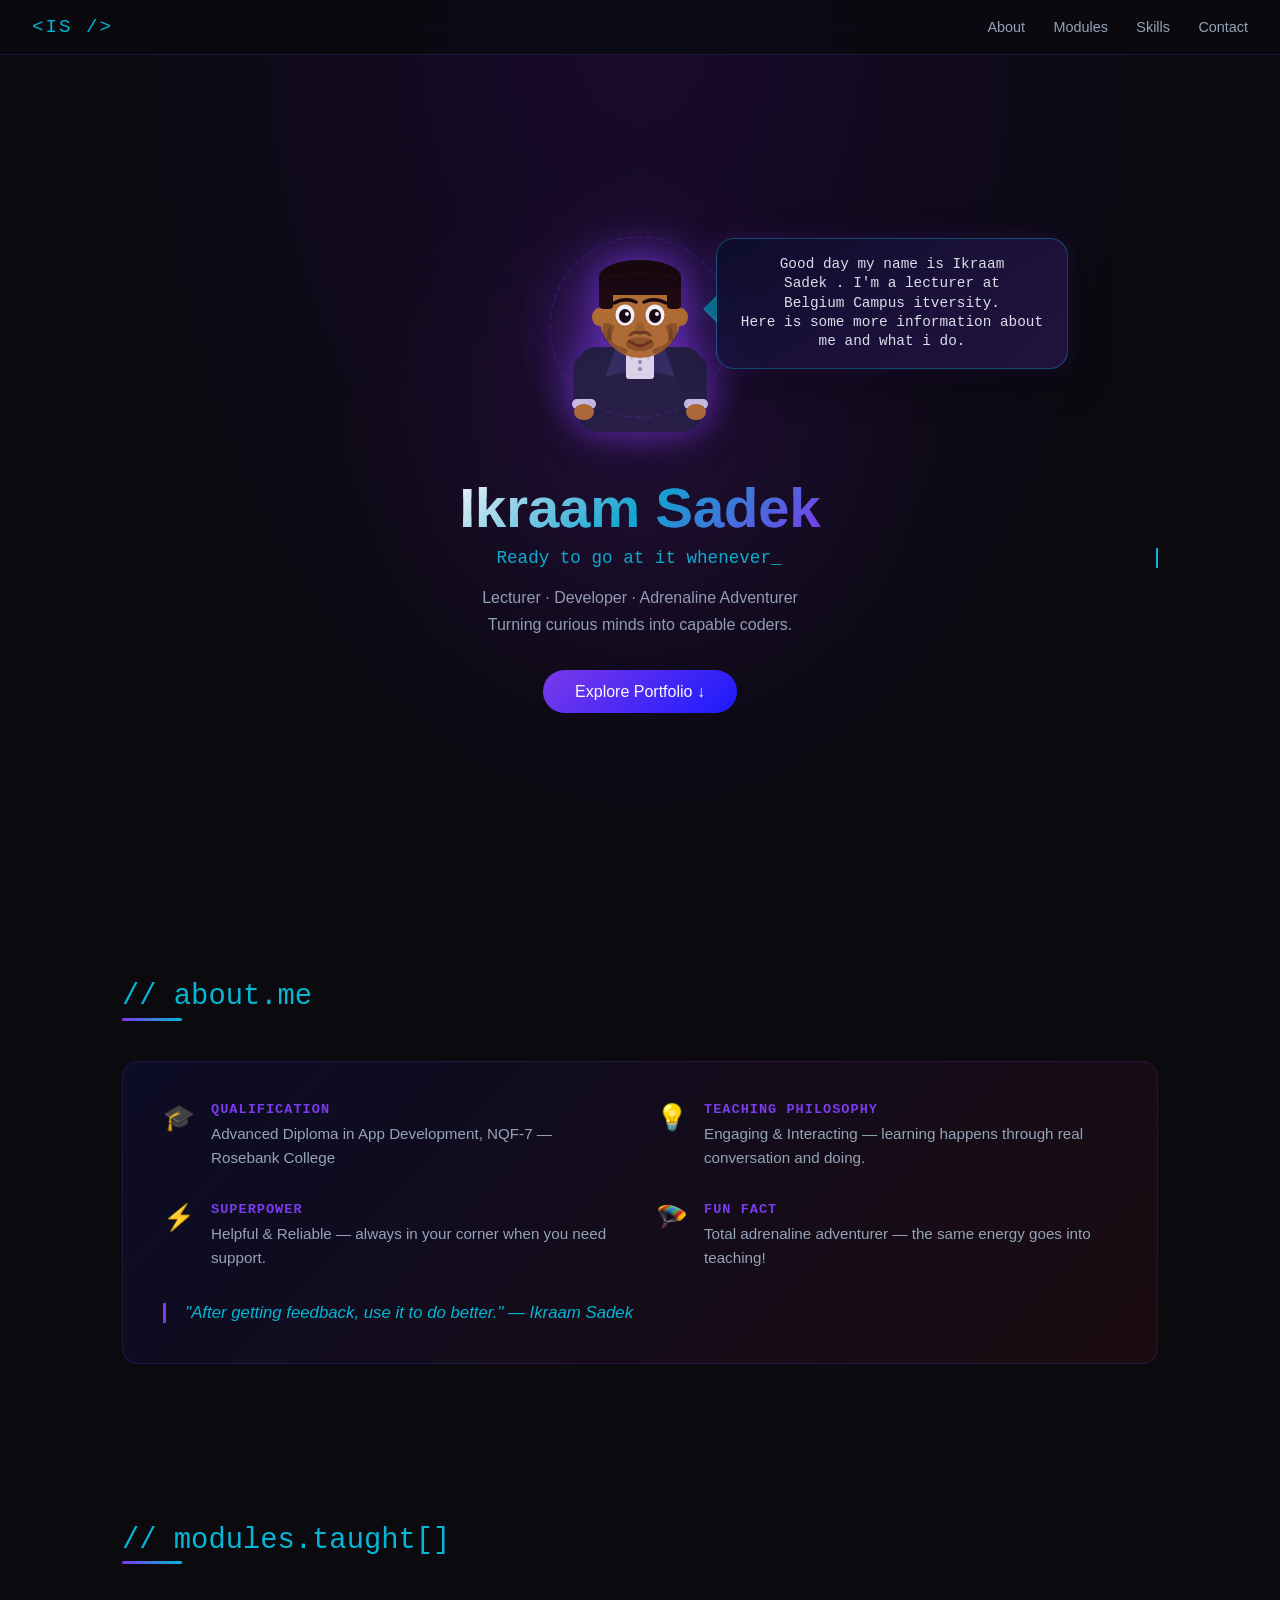
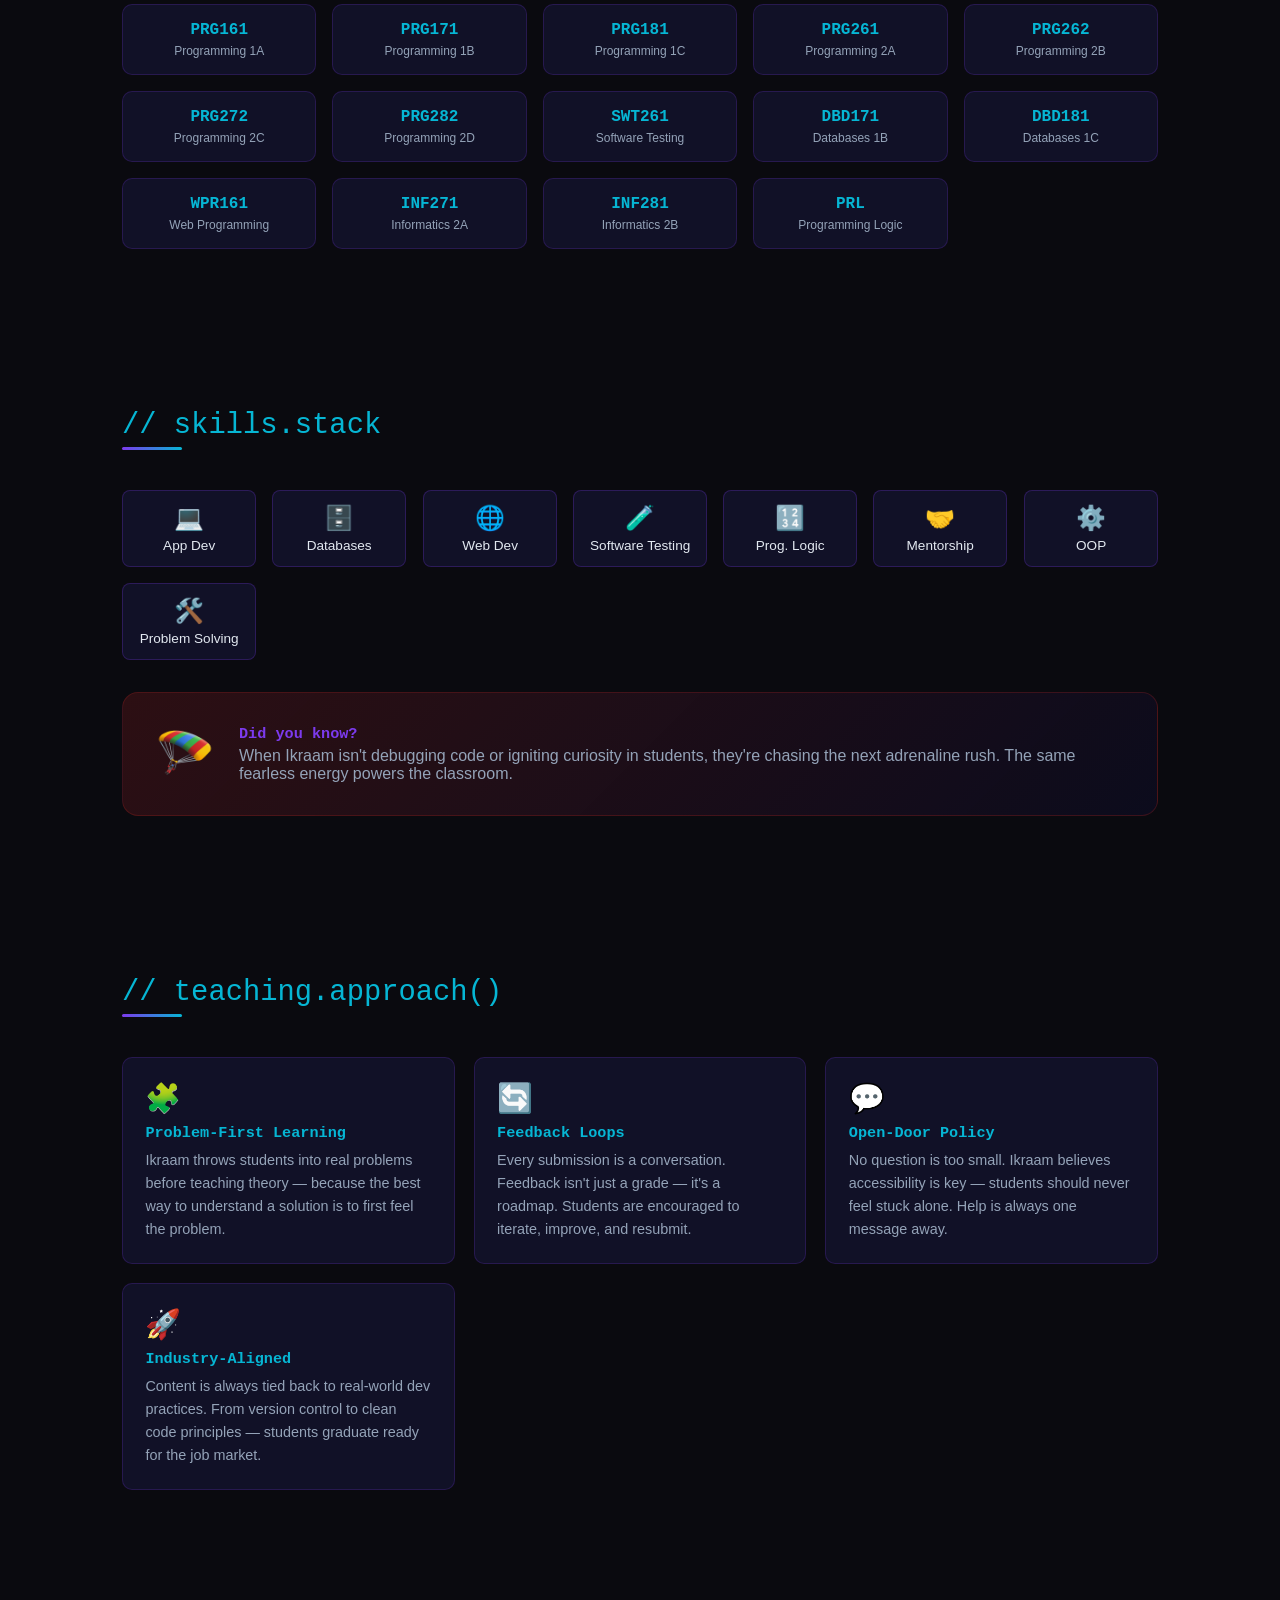
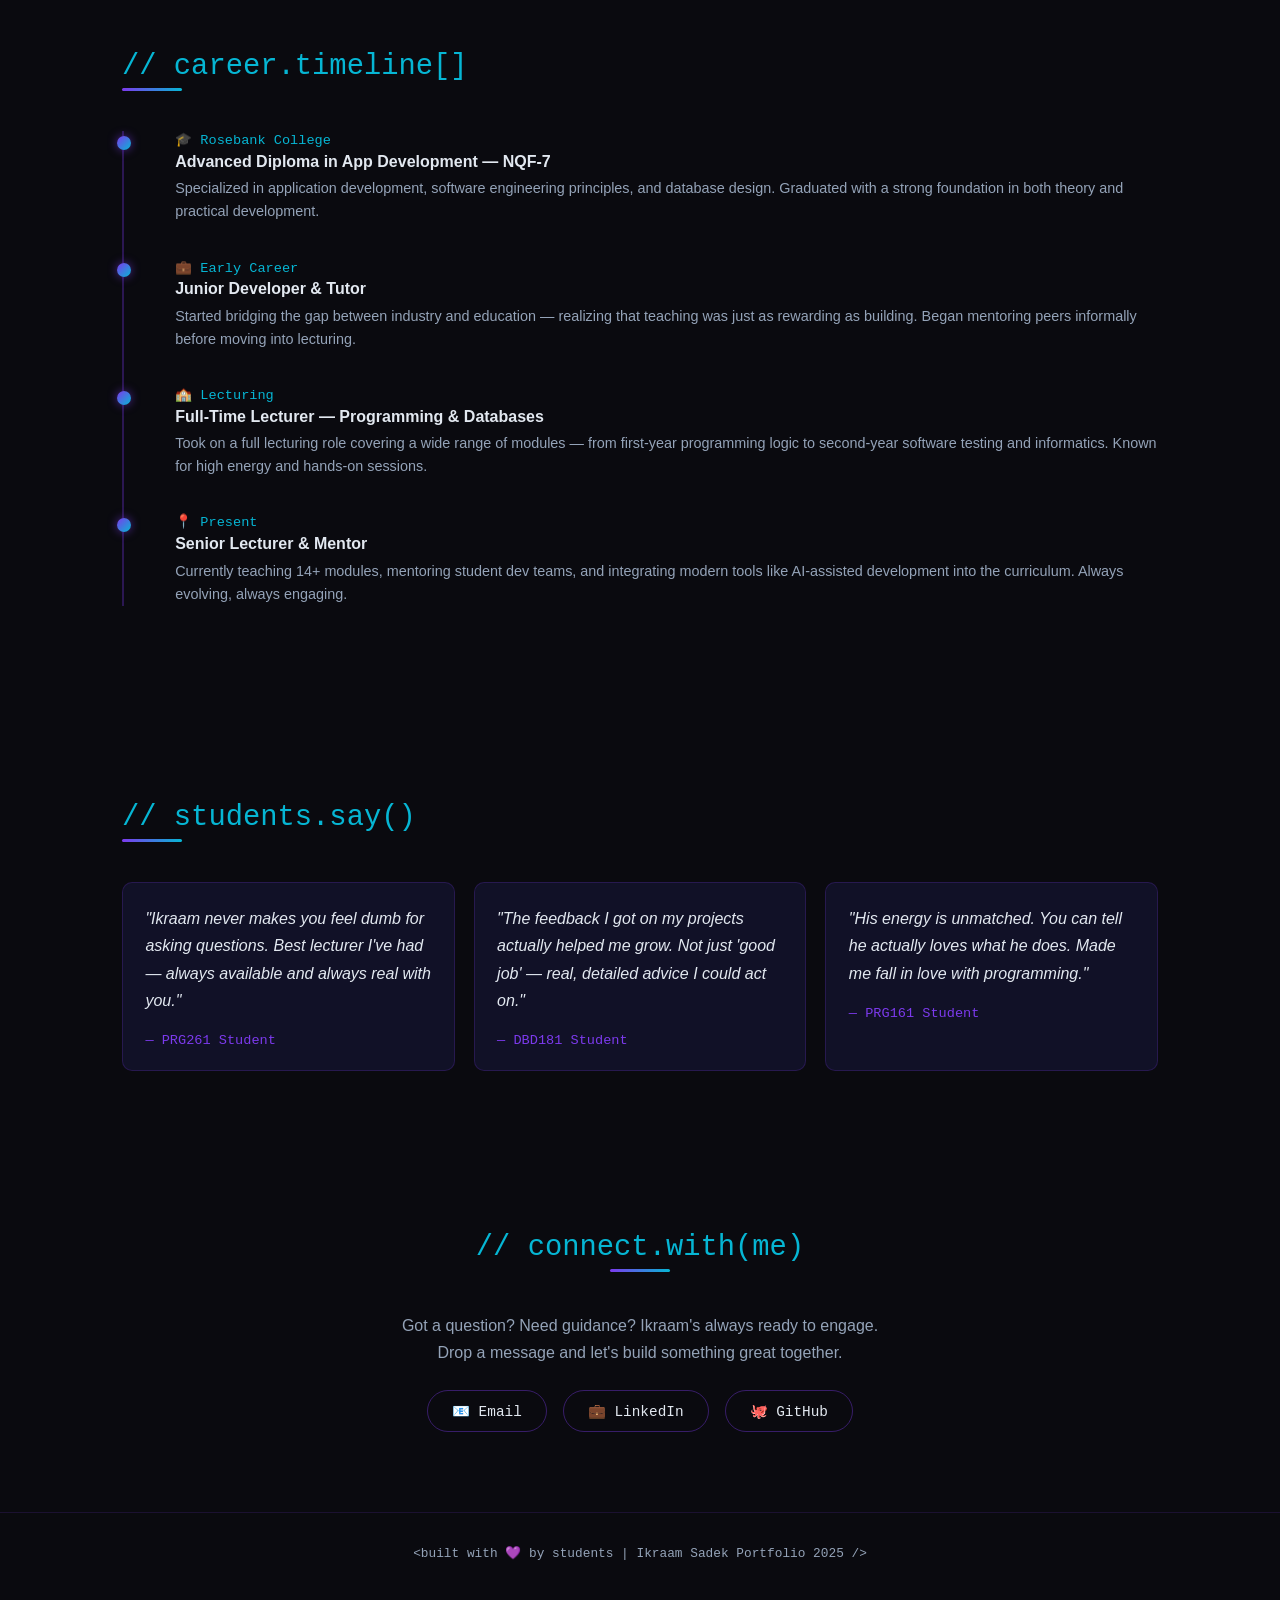
<file: index.html>
<!DOCTYPE html>
<html lang="en">
<head>
    <meta charset="UTF-8">
    <meta name="viewport" content="width=device-width, initial-scale=1.0">
    <title>Document</title>
    <link rel="stylesheet" href="style.css">
    
</head>
<body>

    <div id="progress"></div>
<div id="particles"></div>

<nav>
  <div class="logo"><a href="#hero" class="logo">&lt;IS /&gt;</a> </div>
  <div class="nav-links">
    <a href="#about">About</a>
    <a href="#modules">Modules</a>
    <a href="#skills">Skills</a>
    <a href="#contact">Contact</a>
  </div>
</nav>

<!-- HERO -->
<section id="hero">
  <div class="avatar-wrap">
    <div class="avatar-glow"></div>

    <div class="speech-bubble" id="heroSpeech" aria-hidden="true">
      <div class="speech-text">
        Good day my name is Ikraam Sadek . I'm a lecturer at Belgium Campus itversity.<br/>
        Here is some more information about me and what i do.
      </div>
    </div>

    <svg id="avatar" width="200" height="220" viewBox="0 0 200 220" xmlns="http://www.w3.org/2000/svg">

      <!-- Blazer body -->
      <rect x="38" y="128" width="124" height="85" rx="18" fill="#1e1e3a"/>
      <!-- Jacket lapels left -->
      <polygon points="100,140 76,128 65,158 100,150" fill="#2d2d5a"/>
      <!-- Jacket lapels right -->
      <polygon points="100,140 124,128 135,158 100,150" fill="#2d2d5a"/>
      <!-- Button-up shirt underneath -->
      <rect x="86" y="128" width="28" height="32" rx="3" fill="#e8e8f0"/>
      <!-- Shirt buttons -->
      <circle cx="100" cy="136" r="2" fill="#9090b0"/>
      <circle cx="100" cy="143" r="2" fill="#9090b0"/>
      <circle cx="100" cy="150" r="2" fill="#9090b0"/>
      <!-- Collar points -->
      <polygon points="100,133 87,128 91,142" fill="#d0d0e8"/>
      <polygon points="100,133 113,128 109,142" fill="#d0d0e8"/>
      <!-- Neck -->
      <rect x="87" y="116" width="26" height="20" rx="6" fill="#b5722a"/>
      <!-- Head -->
      <ellipse cx="100" cy="96" rx="41" ry="43" fill="#b5722a"/>
      <!-- Short dark hair -->
      <ellipse cx="100" cy="58" rx="41" ry="17" fill="#110606"/>
      <rect x="59" y="56" width="82" height="20" rx="3" fill="#110606"/>
      <rect x="59" y="68" width="14" height="22" rx="4" fill="#1a0808"/>
      <rect x="127" y="68" width="14" height="22" rx="4" fill="#1a0808"/>
      <path d="M64 60 Q74 52 84 57 Q92 51 100 56 Q108 51 116 57 Q126 52 136 60" stroke="#1a0808" stroke-width="4" fill="none" stroke-linecap="round"/>
      <path d="M66 55 Q76 48 86 53 Q93 47 100 52 Q107 47 114 53 Q124 48 134 55" stroke="#110606" stroke-width="5" fill="none" stroke-linecap="round"/>
      <!-- Ears -->
      <ellipse cx="59" cy="98" rx="7" ry="9" fill="#b5722a"/>
      <ellipse cx="141" cy="98" rx="7" ry="9" fill="#b5722a"/>
      <!-- Eyes white -->
      <ellipse cx="85" cy="96" rx="9.5" ry="10.5" fill="white"/>
      <ellipse cx="115" cy="96" rx="9.5" ry="10.5" fill="white"/>
      <!-- Iris -->
      <ellipse class="eye-l" cx="85" cy="97" rx="6" ry="7" fill="#110606"/>
      <ellipse class="eye-r" cx="115" cy="97" rx="6" ry="7" fill="#110606"/>
      <!-- Pupil shine -->
      <circle cx="87" cy="95" r="2" fill="white"/>
      <circle cx="117" cy="95" r="2" fill="white"/>
      <!-- Eyebrows -->
      <path d="M74 84 Q85 78 96 83" stroke="#110606" stroke-width="3.5" fill="none" stroke-linecap="round"/>
      <path d="M104 83 Q115 78 126 84" stroke="#110606" stroke-width="3.5" fill="none" stroke-linecap="round"/>
      <!-- Nose -->
      <path d="M97 105 Q95 112 92 114 Q100 117 108 114 Q105 112 103 105" fill="#8a5018" opacity="0.35"/>
      <ellipse cx="100" cy="107" rx="4.5" ry="5" fill="#8a5018" opacity="0.2"/>
      <!-- Smile -->
      <path d="M89 122 Q100 131 111 122" stroke="#8a4010" stroke-width="2.5" fill="none" stroke-linecap="round"/>
      <!-- Beard / moustache -->
      <path d="M90 116 Q95 112 100 114 Q105 112 110 116" stroke="#3a1a08" stroke-width="3" fill="none" stroke-linecap="round" opacity="0.55"/>
      <ellipse cx="100" cy="125" rx="14" ry="7" fill="#3a1a08" opacity="0.3"/>
      <path d="M72 108 Q68 116 70 124 Q76 130 85 132" stroke="#3a1a08" stroke-width="5" fill="none" stroke-linecap="round" opacity="0.3"/>
      <path d="M128 108 Q132 116 130 124 Q124 130 115 132" stroke="#3a1a08" stroke-width="5" fill="none" stroke-linecap="round" opacity="0.3"/>
      <rect x="63" y="104" width="8" height="18" rx="3" fill="#3a1a08" opacity="0.3"/>
      <rect x="129" y="104" width="8" height="18" rx="3" fill="#3a1a08" opacity="0.3"/>
      <circle cx="93" cy="124" r="1.3" fill="#3a1a08" opacity="0.35"/>
      <circle cx="97" cy="127" r="1.2" fill="#3a1a08" opacity="0.3"/>
      <circle cx="100" cy="128" r="1.3" fill="#3a1a08" opacity="0.35"/>
      <circle cx="103" cy="127" r="1.2" fill="#3a1a08" opacity="0.3"/>
      <circle cx="107" cy="124" r="1.3" fill="#3a1a08" opacity="0.35"/>
      <!-- Arms -->
      <rect x="33" y="138" width="22" height="50" rx="10" fill="#1e1e3a"/>
      <rect x="145" y="138" width="22" height="50" rx="10" fill="#1e1e3a"/>
      <!-- Shirt cuffs -->
      <rect x="32" y="180" width="24" height="10" rx="5" fill="#d0d0e8"/>
      <rect x="144" y="180" width="24" height="10" rx="5" fill="#d0d0e8"/>
      <!-- Hands -->
      <ellipse cx="44" cy="193" rx="10" ry="8" fill="#b5722a"/>
      <ellipse cx="156" cy="193" rx="10" ry="8" fill="#b5722a"/>
      <!-- Glow ring -->
      <circle cx="100" cy="108" r="90" fill="none" stroke="#7c3aed" stroke-width="1" opacity="0.3" stroke-dasharray="6 4"/>
    </svg>
  </div>

  <h1 data-text="Ikraam Sadek">Ikraam Sadek</h1>
  <p class="tagline">Ready to go at it whenever_</p>
  <p class="hero-sub">Lecturer · Developer · Adrenaline Adventurer<br/>Turning curious minds into capable coders.</p>
  <a href="#about" class="cta-btn">Explore Portfolio ↓</a>
</section>

<!-- ABOUT -->
<section id="about" class="fade-in">
  <div class="section-title">// about.me</div>
  <div class="section-line"></div>
  <div id="about-wrap">
    <div class="about-item">
      <div class="about-icon">🎓</div>
      <div>
        <h3>Qualification</h3>
        <p>Advanced Diploma in App Development, NQF-7 — Rosebank College</p>
      </div>
    </div>
    <div class="about-item">
      <div class="about-icon">💡</div>
      <div>
        <h3>Teaching Philosophy</h3>
        <p>Engaging &amp; Interacting — learning happens through real conversation and doing.</p>
      </div>
    </div>
    <div class="about-item">
      <div class="about-icon">⚡</div>
      <div>
        <h3>Superpower</h3>
        <p>Helpful &amp; Reliable — always in your corner when you need support.</p>
      </div>
    </div>
    <div class="about-item">
      <div class="about-icon">🪂</div>
      <div>
        <h3>Fun Fact</h3>
        <p>Total adrenaline adventurer — the same energy goes into teaching!</p>
      </div>
    </div>
    <div class="quote-block">
      "After getting feedback, use it to do better." — Ikraam Sadek
    </div>
  </div>
</section>

<!-- MODULES -->
<section id="modules" class="fade-in">
  <div class="section-title">// modules.taught[]</div>
  <div class="section-line"></div>
  <div class="modules-grid">
    <div class="module-card"><div class="module-code">PRG161</div><div class="module-name">Programming 1A</div></div>
    <div class="module-card"><div class="module-code">PRG171</div><div class="module-name">Programming 1B</div></div>
    <div class="module-card"><div class="module-code">PRG181</div><div class="module-name">Programming 1C</div></div>
    <div class="module-card"><div class="module-code">PRG261</div><div class="module-name">Programming 2A</div></div>
    <div class="module-card"><div class="module-code">PRG262</div><div class="module-name">Programming 2B</div></div>
    <div class="module-card"><div class="module-code">PRG272</div><div class="module-name">Programming 2C</div></div>
    <div class="module-card"><div class="module-code">PRG282</div><div class="module-name">Programming 2D</div></div>
    <div class="module-card"><div class="module-code">SWT261</div><div class="module-name">Software Testing</div></div>
    <div class="module-card"><div class="module-code">DBD171</div><div class="module-name">Databases 1B</div></div>
    <div class="module-card"><div class="module-code">DBD181</div><div class="module-name">Databases 1C</div></div>
    <div class="module-card"><div class="module-code">WPR161</div><div class="module-name">Web Programming</div></div>
    <div class="module-card"><div class="module-code">INF271</div><div class="module-name">Informatics 2A</div></div>
    <div class="module-card"><div class="module-code">INF281</div><div class="module-name">Informatics 2B</div></div>
    <div class="module-card"><div class="module-code">PRL</div><div class="module-name">Programming Logic</div></div>
  </div>
</section>

<!-- SKILLS -->
<section id="skills" class="fade-in">
  <div class="section-title">// skills.stack</div>
  <div class="section-line"></div>
  <div class="skills-grid">
    <div class="skill-badge"><div class="skill-icon">💻</div>App Dev</div>
    <div class="skill-badge"><div class="skill-icon">🗄️</div>Databases</div>
    <div class="skill-badge"><div class="skill-icon">🌐</div>Web Dev</div>
    <div class="skill-badge"><div class="skill-icon">🧪</div>Software Testing</div>
    <div class="skill-badge"><div class="skill-icon">🔢</div>Prog. Logic</div>
    <div class="skill-badge"><div class="skill-icon">🤝</div>Mentorship</div>
    <div class="skill-badge"><div class="skill-icon">⚙️</div>OOP</div>
    <div class="skill-badge"><div class="skill-icon">🛠️</div>Problem Solving</div>
  </div>

  <div class="funfact" style="margin-top:2rem;">
    <div class="funfact-icon">🪂</div>
    <div>
      <h3>Did you know?</h3>
      <p>When Ikraam isn't debugging code or igniting curiosity in students, they're chasing the next adrenaline rush. The same fearless energy powers the classroom.</p>
    </div>
  </div>
</section>

<!-- TEACHING APPROACH -->
<section id="approach" class="fade-in">
  <div class="section-title">// teaching.approach()</div>
  <div class="section-line"></div>
  <div style="display:grid;grid-template-columns:repeat(auto-fill,minmax(260px,1fr));gap:1.2rem;">
    <div class="module-card" style="text-align:left;padding:1.4rem;">
      <div style="font-size:1.8rem;margin-bottom:0.6rem;">🧩</div>
      <h3 style="color:var(--cyan);font-family:monospace;margin-bottom:0.4rem;">Problem-First Learning</h3>
      <p style="color:var(--muted);font-size:0.9rem;line-height:1.6;">Ikraam throws students into real problems before teaching theory — because the best way to understand a solution is to first feel the problem.</p>
    </div>
    <div class="module-card" style="text-align:left;padding:1.4rem;">
      <div style="font-size:1.8rem;margin-bottom:0.6rem;">🔄</div>
      <h3 style="color:var(--cyan);font-family:monospace;margin-bottom:0.4rem;">Feedback Loops</h3>
      <p style="color:var(--muted);font-size:0.9rem;line-height:1.6;">Every submission is a conversation. Feedback isn't just a grade — it's a roadmap. Students are encouraged to iterate, improve, and resubmit.</p>
    </div>
    <div class="module-card" style="text-align:left;padding:1.4rem;">
      <div style="font-size:1.8rem;margin-bottom:0.6rem;">💬</div>
      <h3 style="color:var(--cyan);font-family:monospace;margin-bottom:0.4rem;">Open-Door Policy</h3>
      <p style="color:var(--muted);font-size:0.9rem;line-height:1.6;">No question is too small. Ikraam believes accessibility is key — students should never feel stuck alone. Help is always one message away.</p>
    </div>
    <div class="module-card" style="text-align:left;padding:1.4rem;">
      <div style="font-size:1.8rem;margin-bottom:0.6rem;">🚀</div>
      <h3 style="color:var(--cyan);font-family:monospace;margin-bottom:0.4rem;">Industry-Aligned</h3>
      <p style="color:var(--muted);font-size:0.9rem;line-height:1.6;">Content is always tied back to real-world dev practices. From version control to clean code principles — students graduate ready for the job market.</p>
    </div>
  </div>
</section>

<!-- TIMELINE -->
<section id="timeline" class="fade-in">
  <div class="section-title">// career.timeline[]</div>
  <div class="section-line"></div>
  <div style="position:relative;padding-left:2rem;border-left:2px solid rgba(124,58,237,0.3);">
    <div class="tl-item">
      <div class="tl-dot"></div>
      <div class="tl-year">🎓 Rosebank College</div>
      <div class="tl-title">Advanced Diploma in App Development — NQF-7</div>
      <div class="tl-desc">Specialized in application development, software engineering principles, and database design. Graduated with a strong foundation in both theory and practical development.</div>
    </div>
    <div class="tl-item">
      <div class="tl-dot"></div>
      <div class="tl-year">💼 Early Career</div>
      <div class="tl-title">Junior Developer & Tutor</div>
      <div class="tl-desc">Started bridging the gap between industry and education — realizing that teaching was just as rewarding as building. Began mentoring peers informally before moving into lecturing.</div>
    </div>
    <div class="tl-item">
      <div class="tl-dot"></div>
      <div class="tl-year">🏫 Lecturing</div>
      <div class="tl-title">Full-Time Lecturer — Programming & Databases</div>
      <div class="tl-desc">Took on a full lecturing role covering a wide range of modules — from first-year programming logic to second-year software testing and informatics. Known for high energy and hands-on sessions.</div>
    </div>
    <div class="tl-item">
      <div class="tl-dot"></div>
      <div class="tl-year">📍 Present</div>
      <div class="tl-title">Senior Lecturer & Mentor</div>
      <div class="tl-desc">Currently teaching 14+ modules, mentoring student dev teams, and integrating modern tools like AI-assisted development into the curriculum. Always evolving, always engaging.</div>
    </div>
  </div>
</section>

<!-- STUDENT SHOUTOUTS -->
<section id="shoutouts" class="fade-in">
  <div class="section-title">// students.say()</div>
  <div class="section-line"></div>
  <div style="display:grid;grid-template-columns:repeat(auto-fill,minmax(280px,1fr));gap:1.2rem;">
    <div class="module-card" style="text-align:left;padding:1.4rem;">
      <p style="color:var(--text);font-style:italic;line-height:1.7;margin-bottom:1rem;">"Ikraam never makes you feel dumb for asking questions. Best lecturer I've had — always available and always real with you."</p>
      <span style="color:var(--accent);font-family:monospace;font-size:0.85rem;">— PRG261 Student</span>
    </div>
    <div class="module-card" style="text-align:left;padding:1.4rem;">
      <p style="color:var(--text);font-style:italic;line-height:1.7;margin-bottom:1rem;">"The feedback I got on my projects actually helped me grow. Not just 'good job' — real, detailed advice I could act on."</p>
      <span style="color:var(--accent);font-family:monospace;font-size:0.85rem;">— DBD181 Student</span>
    </div>
    <div class="module-card" style="text-align:left;padding:1.4rem;">
      <p style="color:var(--text);font-style:italic;line-height:1.7;margin-bottom:1rem;">"His energy is unmatched. You can tell he actually loves what he does. Made me fall in love with programming."</p>
      <span style="color:var(--accent);font-family:monospace;font-size:0.85rem;">— PRG161 Student</span>
    </div>
  </div>
</section>

<style>
  .tl-item{position:relative;margin-bottom:2.2rem;padding-left:1.2rem;}
  .tl-dot{position:absolute;left:-2.45rem;top:0.3rem;width:14px;height:14px;border-radius:50%;background:linear-gradient(135deg,var(--accent),var(--cyan));box-shadow:0 0 10px rgba(124,58,237,0.6);}
  .tl-year{font-family:monospace;font-size:0.85rem;color:var(--cyan);margin-bottom:0.3rem;}
  .tl-title{font-weight:700;color:var(--text);margin-bottom:0.4rem;font-size:1rem;}
  .tl-desc{color:var(--muted);font-size:0.9rem;line-height:1.6;}
</style>

<!-- CONTACT -->
<section id="contact" class="fade-in">
  <div class="section-title" style="text-align:center;">// connect.with(me)</div>
  <div class="section-line" style="margin-inline:auto;"></div>
  <p style="color:var(--muted);max-width:480px;margin:0 auto 1.5rem;line-height:1.7;">Got a question? Need guidance? Ikraam's always ready to engage. Drop a message and let's build something great together.</p>
  <div class="contact-links">
    <a href="#" class="contact-link" id="emailBtn">📧 Email</a>
    <a href="https://www.linkedin.com/in/your-username" target="_blank" class="contact-link">💼 LinkedIn</a>
    <a href="https://github.com/Slowmochris420/INL261--Milestone2" target="_blank" class="contact-link">🐙 GitHub</a>
  </div>
</section>

<footer>&lt;built with 💜 by students | Ikraam Sadek Portfolio 2025 /&gt;</footer>

<!-- Email Popup -->
<div id="emailOverlay" style="display:none;position:fixed;inset:0;background:rgba(0,0,0,0.6);backdrop-filter:blur(6px);z-index:999;align-items:center;justify-content:center;">
  <div style="background:linear-gradient(135deg,#0d0d2b,#111127);border:1px solid rgba(124,58,237,0.4);border-radius:20px;padding:2rem;max-width:380px;width:90%;box-shadow:0 0 40px rgba(124,58,237,0.3);position:relative;animation:popIn 0.3s ease both;">
    <button id="closePopup" style="position:absolute;top:1rem;right:1rem;background:none;border:none;color:#94a3b8;font-size:1.2rem;cursor:pointer;line-height:1;transition:color 0.2s;">✕</button>
    <div style="text-align:center;margin-bottom:1.2rem;">
      <div style="font-size:2.5rem;margin-bottom:0.5rem;">📧</div>
      <h3 style="color:#e2e8f0;font-family:monospace;font-size:1.1rem;margin-bottom:0.3rem;">Get in Touch</h3>
      <p style="color:#94a3b8;font-size:0.85rem;">Send Ikraam an email at Belgium Campus</p>
    </div>
    <div style="display:flex;align-items:center;gap:0.6rem;background:rgba(10,10,15,0.6);border:1px solid rgba(6,182,212,0.3);border-radius:10px;padding:0.75rem 1rem;">
      <span id="emailText" style="color:#06b6d4;font-family:monospace;font-size:0.9rem;flex:1;word-break:break-all;">info@belgiumcampus.ac.za</span>
      <button id="copyBtn" onclick="copyEmail()" style="background:linear-gradient(135deg,#7c3aed,#1a1aff);border:none;border-radius:7px;color:#fff;font-size:0.8rem;font-family:monospace;padding:0.4rem 0.8rem;cursor:pointer;white-space:nowrap;transition:transform 0.2s,box-shadow 0.2s;">Copy</button>
    </div>
    <div id="copyFeedback" style="text-align:center;margin-top:0.8rem;font-family:monospace;font-size:0.82rem;color:#06b6d4;height:1.1em;transition:opacity 0.3s;opacity:0;">✓ Copied to clipboard!</div>
  </div>
</div>


<script src="script.js"></script>
</body>
    
</body>
</html>
</file>
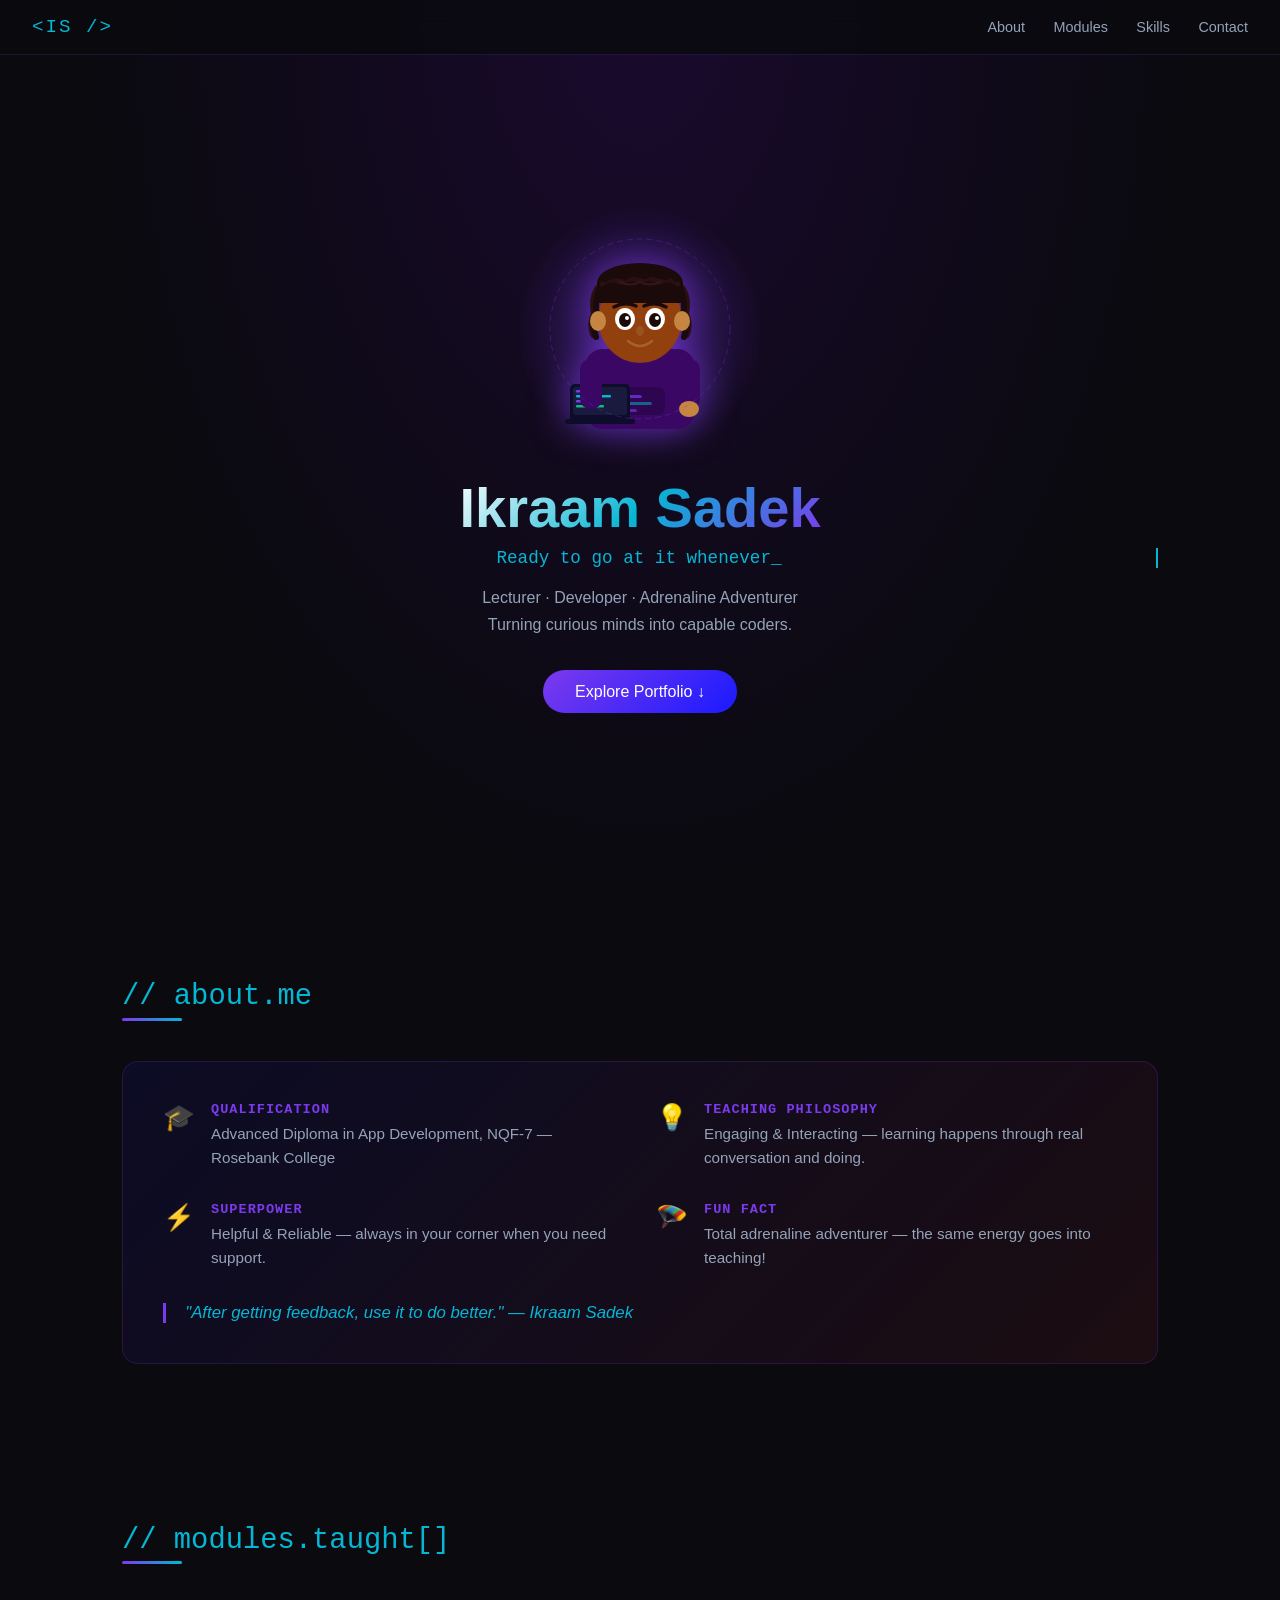
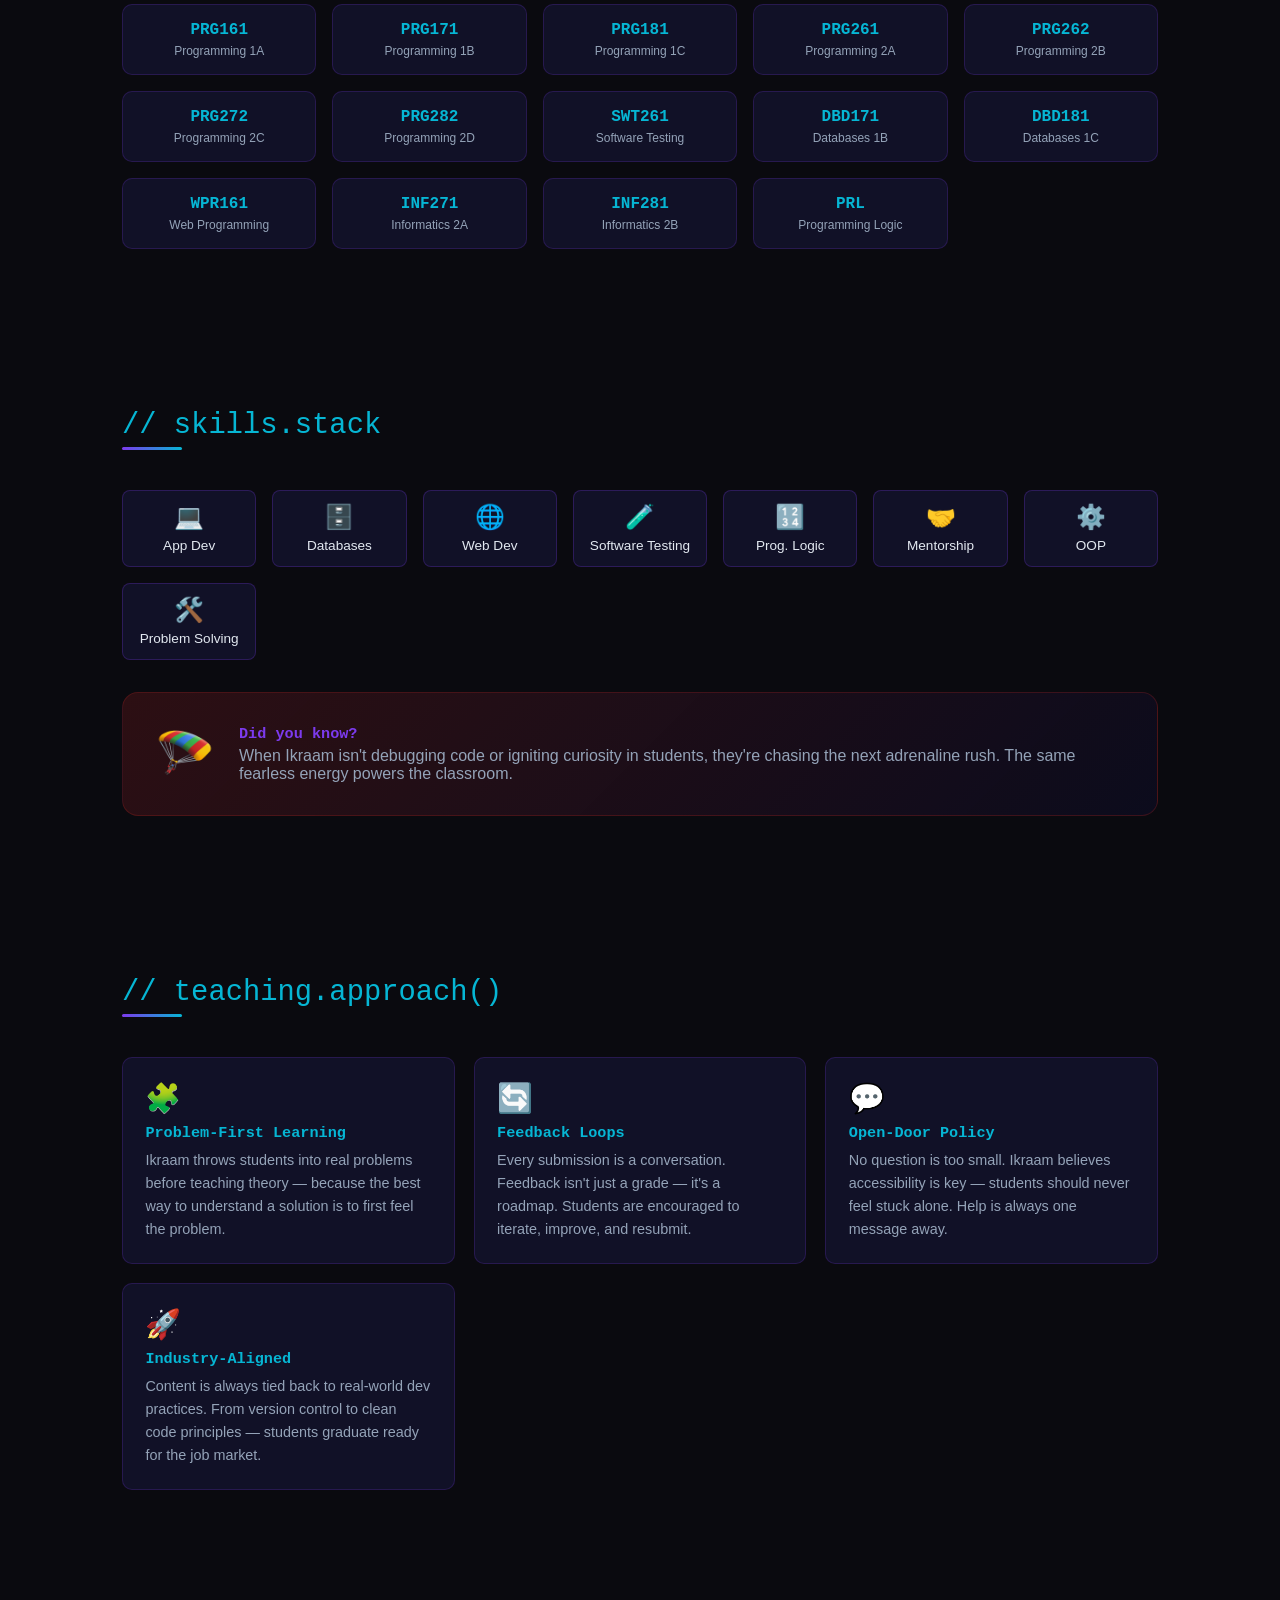
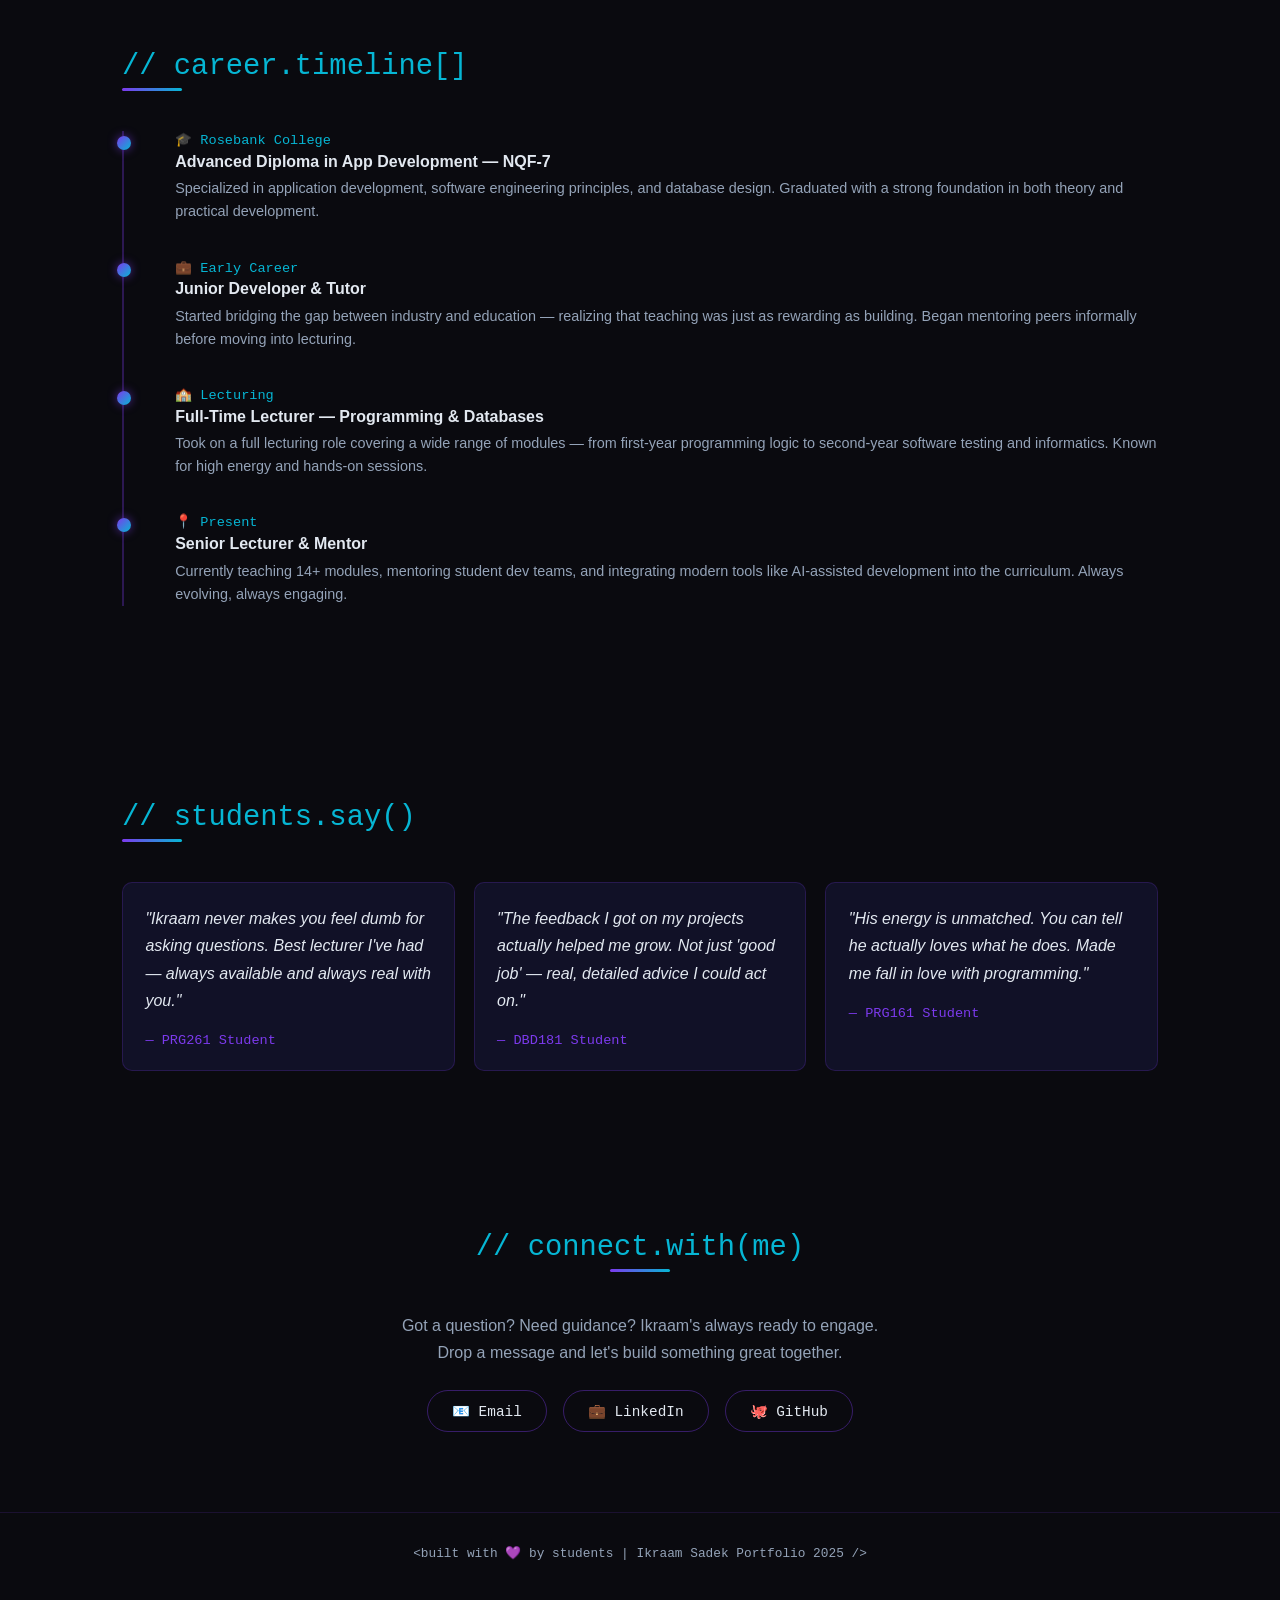
<file: ikraam_portfolio.html>
<!DOCTYPE html>
<html lang="en">
<head>
<meta charset="UTF-8"/>
<meta name="viewport" content="width=device-width, initial-scale=1.0"/>
<title>Ikraam Sadek | Lecturer Portfolio</title>
<style>
  :root {
    --black: #0a0a0f;
    --navy: #0d0d2b;
    --blue: #1a1aff;
    --purple: #6b21a8;
    --maroon: #7f1d1d;
    --accent: #7c3aed;
    --cyan: #06b6d4;
    --text: #e2e8f0;
    --muted: #94a3b8;
    --card: #111127;
    --glow: 0 0 20px rgba(124,58,237,0.5);
  }
  *{margin:0;padding:0;box-sizing:border-box;}
  html{scroll-behavior:smooth;}
  body{background:var(--black);color:var(--text);font-family:'Segoe UI',sans-serif;overflow-x:hidden;}

  /* NAV */
  nav{position:fixed;top:0;width:100%;z-index:100;background:rgba(10,10,15,0.85);backdrop-filter:blur(12px);border-bottom:1px solid rgba(124,58,237,0.2);padding:1rem 2rem;display:flex;justify-content:space-between;align-items:center;}
  .logo{font-family:monospace;font-size:1.2rem;color:var(--cyan);letter-spacing:2px;}
  .nav-links a{color:var(--muted);text-decoration:none;margin-left:1.5rem;font-size:0.9rem;transition:color 0.3s;}
  .nav-links a:hover{color:var(--cyan);}

  /* HERO */
  #hero{min-height:100vh;display:flex;align-items:center;justify-content:center;flex-direction:column;text-align:center;padding:6rem 2rem 4rem;background:radial-gradient(ellipse at top,#1a0a2e 0%,var(--black) 70%);}
  .avatar-wrap{position:relative;margin-bottom:2rem;}
  .avatar-glow{position:absolute;inset:-20px;border-radius:50%;background:radial-gradient(circle,rgba(124,58,237,0.4),transparent 70%);animation:pulseGlow 3s ease-in-out infinite;}
  svg#avatar{filter:drop-shadow(0 0 18px rgba(124,58,237,0.7));animation:float 4s ease-in-out infinite;}
  @keyframes float{0%,100%{transform:translateY(0);}50%{transform:translateY(-14px);}}
  @keyframes pulseGlow{0%,100%{opacity:0.6;transform:scale(1);}50%{opacity:1;transform:scale(1.08);}}
  @keyframes blink{0%,90%,100%{transform:scaleY(1);}95%{transform:scaleY(0.08);}}
  .eye-l,.eye-r{transform-origin:center;animation:blink 4s ease-in-out infinite;}
  .eye-r{animation-delay:0.08s;}
  @keyframes typing{from{width:0;}to{width:100%;}}
  @keyframes caret{50%{border-color:transparent;}}
  h1{font-size:clamp(2rem,5vw,3.5rem);font-weight:800;background:linear-gradient(135deg,#fff,var(--cyan),var(--accent));-webkit-background-clip:text;-webkit-text-fill-color:transparent;background-clip:text;margin-bottom:0.5rem;}
  .tagline{font-family:monospace;font-size:1.1rem;color:var(--cyan);margin-bottom:1rem;overflow:hidden;white-space:nowrap;border-right:2px solid var(--cyan);width:fit-content;margin-inline:auto;animation:typing 2.5s steps(28,end) 0.5s both,caret 0.8s step-end infinite;}
  .hero-sub{color:var(--muted);max-width:500px;line-height:1.7;margin-bottom:2rem;}
  .cta-btn{padding:0.8rem 2rem;background:linear-gradient(135deg,var(--accent),var(--blue));border:none;border-radius:50px;color:#fff;font-size:1rem;cursor:pointer;text-decoration:none;transition:transform 0.2s,box-shadow 0.2s;}
  .cta-btn:hover{transform:scale(1.05);box-shadow:var(--glow);}

  /* SECTIONS */
  section{padding:5rem 2rem;max-width:1100px;margin:0 auto;}
  .section-title{font-family:monospace;font-size:1.8rem;color:var(--cyan);margin-bottom:0.3rem;}
  .section-line{width:60px;height:3px;background:linear-gradient(90deg,var(--accent),var(--cyan));margin-bottom:2.5rem;border-radius:2px;}

  /* ABOUT */
  #about-wrap{background:linear-gradient(135deg,rgba(13,13,43,0.8),rgba(127,29,29,0.15));border:1px solid rgba(124,58,237,0.2);border-radius:16px;padding:2.5rem;display:grid;grid-template-columns:1fr 1fr;gap:2rem;}
  .about-item{display:flex;gap:1rem;align-items:flex-start;}
  .about-icon{font-size:1.6rem;}
  .about-item h3{color:var(--accent);font-size:0.85rem;font-family:monospace;text-transform:uppercase;letter-spacing:1px;margin-bottom:0.3rem;}
  .about-item p{color:var(--muted);font-size:0.95rem;line-height:1.6;}
  .quote-block{grid-column:1/-1;border-left:3px solid var(--accent);padding-left:1.2rem;font-style:italic;color:var(--cyan);font-size:1.05rem;}

  /* MODULES */
  .modules-grid{display:grid;grid-template-columns:repeat(auto-fill,minmax(160px,1fr));gap:1rem;}
  .module-card{background:var(--card);border:1px solid rgba(124,58,237,0.2);border-radius:10px;padding:1rem;text-align:center;cursor:default;transition:transform 0.3s,box-shadow 0.3s,border-color 0.3s;position:relative;overflow:hidden;}
  .module-card::before{content:'';position:absolute;inset:0;background:linear-gradient(135deg,rgba(124,58,237,0.1),rgba(6,182,212,0.05));opacity:0;transition:opacity 0.3s;}
  .module-card:hover{transform:translateY(-6px);box-shadow:0 8px 30px rgba(124,58,237,0.3);border-color:var(--cyan);}
  .module-card:hover::before{opacity:1;}
  .module-code{font-family:monospace;font-size:1rem;font-weight:700;color:var(--cyan);}
  .module-name{font-size:0.75rem;color:var(--muted);margin-top:0.3rem;}

  /* SKILLS */
  .skills-grid{display:grid;grid-template-columns:repeat(auto-fill,minmax(130px,1fr));gap:1rem;}
  .skill-badge{background:var(--card);border:1px solid rgba(124,58,237,0.25);border-radius:8px;padding:0.8rem;text-align:center;font-size:0.85rem;color:var(--text);transition:all 0.3s;}
  .skill-badge:hover{border-color:var(--cyan);color:var(--cyan);box-shadow:0 0 12px rgba(6,182,212,0.3);}
  .skill-icon{font-size:1.5rem;margin-bottom:0.4rem;}

  /* SUPERPOWER */
  .power-card{background:linear-gradient(135deg,rgba(107,33,168,0.2),rgba(127,29,29,0.2));border:1px solid rgba(124,58,237,0.3);border-radius:16px;padding:2rem;text-align:center;}
  .power-card h3{font-size:1.3rem;color:var(--cyan);margin-bottom:0.5rem;}
  .power-card p{color:var(--muted);line-height:1.7;}

  /* FUN FACT */
  .funfact{display:flex;align-items:center;gap:1.5rem;background:linear-gradient(135deg,rgba(127,29,29,0.3),rgba(13,13,43,0.5));border:1px solid rgba(127,29,29,0.4);border-radius:16px;padding:2rem;margin-top:2rem;}
  .funfact-icon{font-size:3rem;}
  .funfact h3{color:var(--accent);font-family:monospace;margin-bottom:0.3rem;}
  .funfact p{color:var(--muted);}

  /* CONTACT */
  #contact{text-align:center;}
  .contact-links{display:flex;gap:1rem;justify-content:center;flex-wrap:wrap;margin-top:1.5rem;}
  .contact-link{padding:0.7rem 1.5rem;border:1px solid rgba(124,58,237,0.4);border-radius:50px;color:var(--text);text-decoration:none;font-size:0.9rem;transition:all 0.3s;font-family:monospace;}
  .contact-link:hover{background:var(--accent);border-color:var(--accent);box-shadow:var(--glow);}

  /* FOOTER */
  footer{text-align:center;padding:2rem;color:var(--muted);font-size:0.8rem;border-top:1px solid rgba(124,58,237,0.15);font-family:monospace;}

  /* SCROLL FADE */
  .fade-in{opacity:0;transform:translateY(30px);transition:opacity 0.7s ease,transform 0.7s ease;}
  .fade-in.visible{opacity:1;transform:none;}

  @media(max-width:600px){
    #about-wrap{grid-template-columns:1fr;}
    .nav-links{display:none;}
  }
</style>
</head>
<body>

<nav>
  <div class="logo">&lt;IS /&gt;</div>
  <div class="nav-links">
    <a href="#about">About</a>
    <a href="#modules">Modules</a>
    <a href="#skills">Skills</a>
    <a href="#contact">Contact</a>
  </div>
</nav>

<!-- HERO -->
<section id="hero">
  <div class="avatar-wrap">
    <div class="avatar-glow"></div>
    <svg id="avatar" width="200" height="220" viewBox="0 0 200 220" xmlns="http://www.w3.org/2000/svg">
      <!-- Body / hoodie -->
      <rect x="45" y="130" width="110" height="80" rx="18" fill="#3b0764"/>
      <!-- Hoodie pocket -->
      <rect x="75" y="168" width="50" height="28" rx="8" fill="#2e0650"/>
      <!-- Code lines on hoodie -->
      <rect x="82" y="176" width="20" height="3" rx="2" fill="#7c3aed" opacity="0.7"/>
      <rect x="82" y="183" width="30" height="3" rx="2" fill="#06b6d4" opacity="0.5"/>
      <rect x="82" y="190" width="15" height="3" rx="2" fill="#7c3aed" opacity="0.6"/>
      <!-- Neck -->
      <rect x="87" y="118" width="26" height="20" rx="6" fill="#c68642"/>
      <!-- Head -->
      <ellipse cx="100" cy="100" rx="42" ry="44" fill="#92400e"/>
      <!-- Wavy Indian-style hair -->
      <!-- Hair base covering top of head -->
      <ellipse cx="100" cy="64" rx="43" ry="20" fill="#1a0a0a"/>
      <rect x="57" y="62" width="86" height="22" rx="4" fill="#1a0a0a"/>
      <!-- Wavy hair strands flowing over sides -->
      <path d="M58 70 Q52 80 55 95 Q50 105 54 115" stroke="#2a1010" stroke-width="8" fill="none" stroke-linecap="round"/>
      <path d="M60 68 Q54 82 57 97 Q52 108 56 118" stroke="#1a0a0a" stroke-width="6" fill="none" stroke-linecap="round"/>
      <path d="M142 70 Q148 80 145 95 Q150 105 146 115" stroke="#2a1010" stroke-width="8" fill="none" stroke-linecap="round"/>
      <path d="M140 68 Q146 82 143 97 Q148 108 144 118" stroke="#1a0a0a" stroke-width="6" fill="none" stroke-linecap="round"/>
      <!-- Wavy top hair texture -->
      <path d="M62 65 Q70 58 80 63 Q90 57 100 62 Q110 57 120 63 Q130 58 138 65" stroke="#2a1010" stroke-width="5" fill="none" stroke-linecap="round"/>
      <path d="M65 60 Q75 53 85 58 Q95 52 105 57 Q115 52 125 58 Q133 53 136 60" stroke="#1a0a0a" stroke-width="6" fill="none" stroke-linecap="round"/>
      <!-- Slight middle parting wave -->
      <path d="M80 63 Q90 68 100 63 Q110 68 120 63" stroke="#3a1515" stroke-width="2" fill="none" stroke-linecap="round"/>
      <!-- Ears -->
      <ellipse cx="58" cy="102" rx="8" ry="10" fill="#c68642"/>
      <ellipse cx="142" cy="102" rx="8" ry="10" fill="#c68642"/>
      <!-- Eyes white -->
      <ellipse cx="85" cy="100" rx="10" ry="11" fill="white"/>
      <ellipse cx="115" cy="100" rx="10" ry="11" fill="white"/>
      <!-- Iris -->
      <ellipse class="eye-l" cx="85" cy="101" rx="6" ry="7" fill="#1a0a0a"/>
      <ellipse class="eye-r" cx="115" cy="101" rx="6" ry="7" fill="#1a0a0a"/>
      <!-- Pupil shine -->
      <circle cx="87" cy="99" r="2" fill="white"/>
      <circle cx="117" cy="99" r="2" fill="white"/>
      <!-- Eyebrows (thicker, more defined) -->
      <path d="M74 88 Q85 82 96 87" stroke="#1a0a0a" stroke-width="3.5" fill="none" stroke-linecap="round"/>
      <path d="M104 87 Q115 82 126 88" stroke="#1a0a0a" stroke-width="3.5" fill="none" stroke-linecap="round"/>
      <!-- Nose -->
      <ellipse cx="100" cy="112" rx="4" ry="5" fill="#a0652a" opacity="0.5"/>
      <!-- Smile -->
      <path d="M88 122 Q100 132 112 122" stroke="#a0652a" stroke-width="2.5" fill="none" stroke-linecap="round"/>
      <!-- Laptop in hands -->
      <rect x="30" y="165" width="60" height="38" rx="5" fill="#0d0d2b"/>
      <rect x="33" y="168" width="54" height="28" rx="3" fill="#1a1a3e"/>
      <!-- Code on laptop screen -->
      <rect x="36" y="171" width="20" height="2.5" rx="1" fill="#7c3aed"/>
      <rect x="36" y="176" width="35" height="2.5" rx="1" fill="#06b6d4"/>
      <rect x="36" y="181" width="15" height="2.5" rx="1" fill="#7c3aed"/>
      <rect x="36" y="186" width="28" height="2.5" rx="1" fill="#10b981"/>
      <!-- Laptop base -->
      <rect x="25" y="200" width="70" height="5" rx="2" fill="#0d0d2b"/>
      <!-- Arm left -->
      <rect x="40" y="140" width="22" height="50" rx="10" fill="#3b0764"/>
      <!-- Arm right -->
      <rect x="138" y="140" width="22" height="50" rx="10" fill="#3b0764"/>
      <!-- Right hand slight -->
      <ellipse cx="149" cy="190" rx="10" ry="8" fill="#c68642"/>
      <!-- Glow ring around avatar -->
      <circle cx="100" cy="110" r="90" fill="none" stroke="#7c3aed" stroke-width="1" opacity="0.3" stroke-dasharray="6 4"/>
    </svg>
  </div>

  <h1>Ikraam Sadek</h1>
  <p class="tagline">Ready to go at it whenever_</p>
  <p class="hero-sub">Lecturer · Developer · Adrenaline Adventurer<br/>Turning curious minds into capable coders.</p>
  <a href="#about" class="cta-btn">Explore Portfolio ↓</a>
</section>

<!-- ABOUT -->
<section id="about" class="fade-in">
  <div class="section-title">// about.me</div>
  <div class="section-line"></div>
  <div id="about-wrap">
    <div class="about-item">
      <div class="about-icon">🎓</div>
      <div>
        <h3>Qualification</h3>
        <p>Advanced Diploma in App Development, NQF-7 — Rosebank College</p>
      </div>
    </div>
    <div class="about-item">
      <div class="about-icon">💡</div>
      <div>
        <h3>Teaching Philosophy</h3>
        <p>Engaging &amp; Interacting — learning happens through real conversation and doing.</p>
      </div>
    </div>
    <div class="about-item">
      <div class="about-icon">⚡</div>
      <div>
        <h3>Superpower</h3>
        <p>Helpful &amp; Reliable — always in your corner when you need support.</p>
      </div>
    </div>
    <div class="about-item">
      <div class="about-icon">🪂</div>
      <div>
        <h3>Fun Fact</h3>
        <p>Total adrenaline adventurer — the same energy goes into teaching!</p>
      </div>
    </div>
    <div class="quote-block">
      "After getting feedback, use it to do better." — Ikraam Sadek
    </div>
  </div>
</section>

<!-- MODULES -->
<section id="modules" class="fade-in">
  <div class="section-title">// modules.taught[]</div>
  <div class="section-line"></div>
  <div class="modules-grid">
    <div class="module-card"><div class="module-code">PRG161</div><div class="module-name">Programming 1A</div></div>
    <div class="module-card"><div class="module-code">PRG171</div><div class="module-name">Programming 1B</div></div>
    <div class="module-card"><div class="module-code">PRG181</div><div class="module-name">Programming 1C</div></div>
    <div class="module-card"><div class="module-code">PRG261</div><div class="module-name">Programming 2A</div></div>
    <div class="module-card"><div class="module-code">PRG262</div><div class="module-name">Programming 2B</div></div>
    <div class="module-card"><div class="module-code">PRG272</div><div class="module-name">Programming 2C</div></div>
    <div class="module-card"><div class="module-code">PRG282</div><div class="module-name">Programming 2D</div></div>
    <div class="module-card"><div class="module-code">SWT261</div><div class="module-name">Software Testing</div></div>
    <div class="module-card"><div class="module-code">DBD171</div><div class="module-name">Databases 1B</div></div>
    <div class="module-card"><div class="module-code">DBD181</div><div class="module-name">Databases 1C</div></div>
    <div class="module-card"><div class="module-code">WPR161</div><div class="module-name">Web Programming</div></div>
    <div class="module-card"><div class="module-code">INF271</div><div class="module-name">Informatics 2A</div></div>
    <div class="module-card"><div class="module-code">INF281</div><div class="module-name">Informatics 2B</div></div>
    <div class="module-card"><div class="module-code">PRL</div><div class="module-name">Programming Logic</div></div>
  </div>
</section>

<!-- SKILLS -->
<section id="skills" class="fade-in">
  <div class="section-title">// skills.stack</div>
  <div class="section-line"></div>
  <div class="skills-grid">
    <div class="skill-badge"><div class="skill-icon">💻</div>App Dev</div>
    <div class="skill-badge"><div class="skill-icon">🗄️</div>Databases</div>
    <div class="skill-badge"><div class="skill-icon">🌐</div>Web Dev</div>
    <div class="skill-badge"><div class="skill-icon">🧪</div>Software Testing</div>
    <div class="skill-badge"><div class="skill-icon">🔢</div>Prog. Logic</div>
    <div class="skill-badge"><div class="skill-icon">🤝</div>Mentorship</div>
    <div class="skill-badge"><div class="skill-icon">⚙️</div>OOP</div>
    <div class="skill-badge"><div class="skill-icon">🛠️</div>Problem Solving</div>
  </div>

  <div class="funfact" style="margin-top:2rem;">
    <div class="funfact-icon">🪂</div>
    <div>
      <h3>Did you know?</h3>
      <p>When Ikraam isn't debugging code or igniting curiosity in students, they're chasing the next adrenaline rush. The same fearless energy powers the classroom.</p>
    </div>
  </div>
</section>

<!-- TEACHING APPROACH -->
<section id="approach" class="fade-in">
  <div class="section-title">// teaching.approach()</div>
  <div class="section-line"></div>
  <div style="display:grid;grid-template-columns:repeat(auto-fill,minmax(260px,1fr));gap:1.2rem;">
    <div class="module-card" style="text-align:left;padding:1.4rem;">
      <div style="font-size:1.8rem;margin-bottom:0.6rem;">🧩</div>
      <h3 style="color:var(--cyan);font-family:monospace;margin-bottom:0.4rem;">Problem-First Learning</h3>
      <p style="color:var(--muted);font-size:0.9rem;line-height:1.6;">Ikraam throws students into real problems before teaching theory — because the best way to understand a solution is to first feel the problem.</p>
    </div>
    <div class="module-card" style="text-align:left;padding:1.4rem;">
      <div style="font-size:1.8rem;margin-bottom:0.6rem;">🔄</div>
      <h3 style="color:var(--cyan);font-family:monospace;margin-bottom:0.4rem;">Feedback Loops</h3>
      <p style="color:var(--muted);font-size:0.9rem;line-height:1.6;">Every submission is a conversation. Feedback isn't just a grade — it's a roadmap. Students are encouraged to iterate, improve, and resubmit.</p>
    </div>
    <div class="module-card" style="text-align:left;padding:1.4rem;">
      <div style="font-size:1.8rem;margin-bottom:0.6rem;">💬</div>
      <h3 style="color:var(--cyan);font-family:monospace;margin-bottom:0.4rem;">Open-Door Policy</h3>
      <p style="color:var(--muted);font-size:0.9rem;line-height:1.6;">No question is too small. Ikraam believes accessibility is key — students should never feel stuck alone. Help is always one message away.</p>
    </div>
    <div class="module-card" style="text-align:left;padding:1.4rem;">
      <div style="font-size:1.8rem;margin-bottom:0.6rem;">🚀</div>
      <h3 style="color:var(--cyan);font-family:monospace;margin-bottom:0.4rem;">Industry-Aligned</h3>
      <p style="color:var(--muted);font-size:0.9rem;line-height:1.6;">Content is always tied back to real-world dev practices. From version control to clean code principles — students graduate ready for the job market.</p>
    </div>
  </div>
</section>

<!-- TIMELINE -->
<section id="timeline" class="fade-in">
  <div class="section-title">// career.timeline[]</div>
  <div class="section-line"></div>
  <div style="position:relative;padding-left:2rem;border-left:2px solid rgba(124,58,237,0.3);">
    <div class="tl-item">
      <div class="tl-dot"></div>
      <div class="tl-year">🎓 Rosebank College</div>
      <div class="tl-title">Advanced Diploma in App Development — NQF-7</div>
      <div class="tl-desc">Specialized in application development, software engineering principles, and database design. Graduated with a strong foundation in both theory and practical development.</div>
    </div>
    <div class="tl-item">
      <div class="tl-dot"></div>
      <div class="tl-year">💼 Early Career</div>
      <div class="tl-title">Junior Developer & Tutor</div>
      <div class="tl-desc">Started bridging the gap between industry and education — realizing that teaching was just as rewarding as building. Began mentoring peers informally before moving into lecturing.</div>
    </div>
    <div class="tl-item">
      <div class="tl-dot"></div>
      <div class="tl-year">🏫 Lecturing</div>
      <div class="tl-title">Full-Time Lecturer — Programming & Databases</div>
      <div class="tl-desc">Took on a full lecturing role covering a wide range of modules — from first-year programming logic to second-year software testing and informatics. Known for high energy and hands-on sessions.</div>
    </div>
    <div class="tl-item">
      <div class="tl-dot"></div>
      <div class="tl-year">📍 Present</div>
      <div class="tl-title">Senior Lecturer & Mentor</div>
      <div class="tl-desc">Currently teaching 14+ modules, mentoring student dev teams, and integrating modern tools like AI-assisted development into the curriculum. Always evolving, always engaging.</div>
    </div>
  </div>
</section>

<!-- STUDENT SHOUTOUTS -->
<section id="shoutouts" class="fade-in">
  <div class="section-title">// students.say()</div>
  <div class="section-line"></div>
  <div style="display:grid;grid-template-columns:repeat(auto-fill,minmax(280px,1fr));gap:1.2rem;">
    <div class="module-card" style="text-align:left;padding:1.4rem;">
      <p style="color:var(--text);font-style:italic;line-height:1.7;margin-bottom:1rem;">"Ikraam never makes you feel dumb for asking questions. Best lecturer I've had — always available and always real with you."</p>
      <span style="color:var(--accent);font-family:monospace;font-size:0.85rem;">— PRG261 Student</span>
    </div>
    <div class="module-card" style="text-align:left;padding:1.4rem;">
      <p style="color:var(--text);font-style:italic;line-height:1.7;margin-bottom:1rem;">"The feedback I got on my projects actually helped me grow. Not just 'good job' — real, detailed advice I could act on."</p>
      <span style="color:var(--accent);font-family:monospace;font-size:0.85rem;">— DBD181 Student</span>
    </div>
    <div class="module-card" style="text-align:left;padding:1.4rem;">
      <p style="color:var(--text);font-style:italic;line-height:1.7;margin-bottom:1rem;">"His energy is unmatched. You can tell he actually loves what he does. Made me fall in love with programming."</p>
      <span style="color:var(--accent);font-family:monospace;font-size:0.85rem;">— PRG161 Student</span>
    </div>
  </div>
</section>

<style>
  .tl-item{position:relative;margin-bottom:2.2rem;padding-left:1.2rem;}
  .tl-dot{position:absolute;left:-2.45rem;top:0.3rem;width:14px;height:14px;border-radius:50%;background:linear-gradient(135deg,var(--accent),var(--cyan));box-shadow:0 0 10px rgba(124,58,237,0.6);}
  .tl-year{font-family:monospace;font-size:0.85rem;color:var(--cyan);margin-bottom:0.3rem;}
  .tl-title{font-weight:700;color:var(--text);margin-bottom:0.4rem;font-size:1rem;}
  .tl-desc{color:var(--muted);font-size:0.9rem;line-height:1.6;}
</style>

<!-- CONTACT -->
<section id="contact" class="fade-in">
  <div class="section-title" style="text-align:center;">// connect.with(me)</div>
  <div class="section-line" style="margin-inline:auto;"></div>
  <p style="color:var(--muted);max-width:480px;margin:0 auto 1.5rem;line-height:1.7;">Got a question? Need guidance? Ikraam's always ready to engage. Drop a message and let's build something great together.</p>
  <div class="contact-links">
    <a href="mailto:ikraam@example.com" class="contact-link">📧 Email</a>
    <a href="#" class="contact-link">💼 LinkedIn</a>
    <a href="#" class="contact-link">🐙 GitHub</a>
  </div>
</section>

<footer>
  &lt;built with 💜 by students | Ikraam Sadek Portfolio 2025 /&gt;
</footer>

<script>
  // Scroll fade-in
  const obs = new IntersectionObserver(els => {
    els.forEach(e => { if(e.isIntersecting) e.target.classList.add('visible'); });
  }, {threshold: 0.15});
  document.querySelectorAll('.fade-in').forEach(el => obs.observe(el));
</script>
</body>
</html>
</file>
<file: style.css>
:root {
    --black: #0a0a0f;
    --navy: #0d0d2b;
    --blue: #1a1aff;
    --purple: #6b21a8;
    --maroon: #7f1d1d;
    --accent: #7c3aed;
    --cyan: #06b6d4;
    --text: #e2e8f0;
    --muted: #94a3b8;
    --card: #111127;
    --glow: 0 0 20px rgba(124,58,237,0.5);
  }
  *{margin:0;padding:0;box-sizing:border-box;}
  html{scroll-behavior:smooth;}
  body{background:var(--black);color:var(--text);font-family:'Segoe UI',sans-serif;overflow-x:hidden;}

  /* NAV */
  nav{position:fixed;top:0;width:100%;z-index:100;background:rgba(10,10,15,0.85);backdrop-filter:blur(12px);border-bottom:1px solid rgba(124,58,237,0.2);padding:1rem 2rem;display:flex;justify-content:space-between;align-items:center;}
  .logo{font-family:monospace;font-size:1.2rem;color:var(--cyan);letter-spacing:2px;text-decoration:none;}
  .nav-links a{color:var(--muted);text-decoration:none;margin-left:1.5rem;font-size:0.9rem;transition:color 0.3s;}
  .nav-links a:hover{color:var(--cyan);}

  /* HERO */
  #hero{min-height:100vh;display:flex;align-items:center;justify-content:center;flex-direction:column;text-align:center;padding:6rem 2rem 4rem;background:radial-gradient(ellipse at top,#1a0a2e 0%,var(--black) 70%);position:relative;}
  .avatar-wrap{position:relative;margin-bottom:2rem;}
  .avatar-glow{position:absolute;inset:-20px;border-radius:50%;background:radial-gradient(circle,rgba(124,58,237,0.4),transparent 70%);animation:pulseGlow 3s ease-in-out infinite;}

  /* SPEECH BUBBLE (fixed to avatar, responsive, animated) */
  .speech-bubble{
    position:absolute;
    right:-20.5rem;
    top:1.2rem;
    width:min(22rem, 38vw);
    max-width:22rem;
    background:linear-gradient(135deg, rgba(13,13,43,0.95), rgba(124,58,237,0.20));
    border:1px solid rgba(6,182,212,0.35);
    border-radius:18px;
    padding:1rem 1.1rem;
    box-shadow:0 10px 40px rgba(0,0,0,0.45), 0 0 22px rgba(124,58,237,0.22);
    color:var(--text);
    font-family:monospace;
    opacity:0;
    transform:translateY(8px) scale(0.98);
    transition:opacity 0.8s ease, transform 0.8s ease;
    z-index:5;
    pointer-events:none;
  }
  .speech-bubble.visible{
    opacity:1;
    transform:translateY(0) scale(1);
  }
  .speech-bubble::after{
    content:"";
    position:absolute;
    left:-14px;
    top:56px;
    width:0;
    height:0;
    border-top:14px solid transparent;
    border-bottom:14px solid transparent;
    border-right:14px solid rgba(6,182,212,0.55);
    filter:drop-shadow(0 0 10px rgba(6,182,212,0.25));
  }
  .speech-bubble::before{
    content:"";
    position:absolute;
    left:-12px;
    top:56px;
    width:0;
    height:0;
    border-top:12px solid transparent;
    border-bottom:12px solid transparent;
    border-right:12px solid rgba(13,13,43,0.98);
  }
  .speech-bubble .speech-text{
    font-size:0.9rem;
    line-height:1.35;
    color:rgba(226,232,240,0.96);
    text-wrap:balance;
  }

  @media(max-width:900px){
    .speech-bubble{
      right:-5.2rem;
      width:min(20rem, 44vw);
    }
  }
  @media(max-width:600px){
    .speech-bubble{
      position:absolute;
      left:50%;
      transform:translateX(-50%) translateY(10px) scale(0.98);
      right:auto;
      top:6.2rem;
      width:82vw;
      max-width:22rem;
    }
    .speech-bubble.visible{
      transform:translateX(-50%) translateY(0) scale(1);
    }
    .speech-bubble::after,
    .speech-bubble::before{
      left:50%;
      transform:translateX(-50%);
      top:-14px;
      border-right:none;
      border-top:0;
      border-bottom:0;
    }
    .speech-bubble::after{
      width:0;height:0;
      border-left:14px solid transparent;
      border-right:14px solid transparent;
      border-top:14px solid rgba(6,182,212,0.55);
      border-bottom:none;
    }
    .speech-bubble::before{
      width:0;height:0;
      border-left:12px solid transparent;
      border-right:12px solid transparent;
      border-top:12px solid rgba(13,13,43,0.98);
      border-bottom:none;
    }
  }

  svg#avatar{filter:drop-shadow(0 0 18px rgba(124,58,237,0.7));animation:float 4s ease-in-out infinite;}

  @keyframes float{0%,100%{transform:translateY(0);}50%{transform:translateY(-14px);}}
  @keyframes pulseGlow{0%,100%{opacity:0.6;transform:scale(1);}50%{opacity:1;transform:scale(1.08);}}
  @keyframes blink{0%,90%,100%{transform:scaleY(1);}95%{transform:scaleY(0.08);}}
  .eye-l,.eye-r{transform-origin:center;animation:blink 4s ease-in-out infinite;}
  .eye-r{animation-delay:0.08s;}
  @keyframes typing{from{width:0;}to{width:100%;}}
  @keyframes caret{50%{border-color:transparent;}}
  h1{font-size:clamp(2rem,5vw,3.5rem);font-weight:800;background:linear-gradient(135deg,#fff,var(--cyan),var(--accent));-webkit-background-clip:text;-webkit-text-fill-color:transparent;background-clip:text;margin-bottom:0.5rem;}
  .tagline{font-family:monospace;font-size:1.1rem;color:var(--cyan);margin-bottom:1rem;overflow:hidden;white-space:nowrap;border-right:2px solid var(--cyan);width:fit-content;margin-inline:auto;animation:typing 2.5s steps(28,end) 0.5s both,caret 0.8s step-end infinite;}
  .hero-sub{color:var(--muted);max-width:500px;line-height:1.7;margin-bottom:2rem;}
  .cta-btn{padding:0.8rem 2rem;background:linear-gradient(135deg,var(--accent),var(--blue));border:none;border-radius:50px;color:#fff;font-size:1rem;cursor:pointer;text-decoration:none;transition:transform 0.2s,box-shadow 0.2s;}
  .cta-btn:hover{transform:scale(1.05);box-shadow:var(--glow);}

  /* SECTIONS */
  section{padding:5rem 2rem;max-width:1100px;margin:0 auto;}
  .section-title{font-family:monospace;font-size:1.8rem;color:var(--cyan);margin-bottom:0.3rem;}
  .section-line{width:60px;height:3px;background:linear-gradient(90deg,var(--accent),var(--cyan));margin-bottom:2.5rem;border-radius:2px;}

  /* ABOUT */
  #about-wrap{background:linear-gradient(135deg,rgba(13,13,43,0.8),rgba(127,29,29,0.15));border:1px solid rgba(124,58,237,0.2);border-radius:16px;padding:2.5rem;display:grid;grid-template-columns:1fr 1fr;gap:2rem;}
  .about-item{display:flex;gap:1rem;align-items:flex-start;}
  .about-icon{font-size:1.6rem;}
  .about-item h3{color:var(--accent);font-size:0.85rem;font-family:monospace;text-transform:uppercase;letter-spacing:1px;margin-bottom:0.3rem;}
  .about-item p{color:var(--muted);font-size:0.95rem;line-height:1.6;}
  .quote-block{grid-column:1/-1;border-left:3px solid var(--accent);padding-left:1.2rem;font-style:italic;color:var(--cyan);font-size:1.05rem;}

  /* MODULES */
  .modules-grid{display:grid;grid-template-columns:repeat(auto-fill,minmax(160px,1fr));gap:1rem;}
  .module-card{background:var(--card);border:1px solid rgba(124,58,237,0.2);border-radius:10px;padding:1rem;text-align:center;cursor:default;transition:transform 0.3s,box-shadow 0.3s,border-color 0.3s;position:relative;overflow:hidden;}
  .module-card::before{content:'';position:absolute;inset:0;background:linear-gradient(135deg,rgba(124,58,237,0.1),rgba(6,182,212,0.05));opacity:0;transition:opacity 0.3s;}
  .module-card:hover{transform:translateY(-6px);box-shadow:0 8px 30px rgba(124,58,237,0.3);border-color:var(--cyan);}
  .module-card:hover::before{opacity:1;}
  .module-code{font-family:monospace;font-size:1rem;font-weight:700;color:var(--cyan);}
  .module-name{font-size:0.75rem;color:var(--muted);margin-top:0.3rem;}

  /* SKILLS */
  .skills-grid{display:grid;grid-template-columns:repeat(auto-fill,minmax(130px,1fr));gap:1rem;}
  .skill-badge{background:var(--card);border:1px solid rgba(124,58,237,0.25);border-radius:8px;padding:0.8rem;text-align:center;font-size:0.85rem;color:var(--text);transition:all 0.3s;}
  .skill-badge:hover{border-color:var(--cyan);color:var(--cyan);box-shadow:0 0 12px rgba(6,182,212,0.3);}
  .skill-icon{font-size:1.5rem;margin-bottom:0.4rem;}

  /* SUPERPOWER */
  .power-card{background:linear-gradient(135deg,rgba(107,33,168,0.2),rgba(127,29,29,0.2));border:1px solid rgba(124,58,237,0.3);border-radius:16px;padding:2rem;text-align:center;}
  .power-card h3{font-size:1.3rem;color:var(--cyan);margin-bottom:0.5rem;}
  .power-card p{color:var(--muted);line-height:1.7;}

  /* FUN FACT */
  .funfact{display:flex;align-items:center;gap:1.5rem;background:linear-gradient(135deg,rgba(127,29,29,0.3),rgba(13,13,43,0.5));border:1px solid rgba(127,29,29,0.4);border-radius:16px;padding:2rem;margin-top:2rem;}
  .funfact-icon{font-size:3rem;}
  .funfact h3{color:var(--accent);font-family:monospace;margin-bottom:0.3rem;}
  .funfact p{color:var(--muted);}

  /* CONTACT */
  #contact{text-align:center;}
  .contact-links{display:flex;gap:1rem;justify-content:center;flex-wrap:wrap;margin-top:1.5rem;}
  .contact-link{padding:0.7rem 1.5rem;border:1px solid rgba(124,58,237,0.4);border-radius:50px;color:var(--text);text-decoration:none;font-size:0.9rem;transition:all 0.3s;font-family:monospace;}
  .contact-link:hover{background:var(--accent);border-color:var(--accent);box-shadow:var(--glow);}

  /* FOOTER */
  footer{text-align:center;padding:2rem;color:var(--muted);font-size:0.8rem;border-top:1px solid rgba(124,58,237,0.15);font-family:monospace;}

  /* SCROLL FADE */
  .fade-in{opacity:0;transform:translateY(30px);transition:opacity 0.7s ease,transform 0.7s ease;}
  .fade-in.visible{opacity:1;transform:none;}

  /* PARTICLES */
  #particles{position:fixed;top:0;left:0;width:100%;height:100%;pointer-events:none;z-index:0;overflow:hidden;}
  .particle{position:absolute;border-radius:50%;animation:drift linear infinite;opacity:0.15;}
  @keyframes drift{0%{transform:translateY(100vh) rotate(0deg);opacity:0;}10%{opacity:0.15;}90%{opacity:0.1;}100%{transform:translateY(-10vh) rotate(720deg);opacity:0;}}

  /* GLITCH TITLE */
  h1{position:relative;}
  h1::before,h1::after{content:attr(data-text);position:absolute;top:0;left:0;width:100%;background:linear-gradient(135deg,#fff,var(--cyan),var(--accent));-webkit-background-clip:text;-webkit-text-fill-color:transparent;background-clip:text;}
  h1::before{animation:glitch1 4s infinite;clip-path:polygon(0 0,100% 0,100% 35%,0 35%);}
  h1::after{animation:glitch2 4s infinite;clip-path:polygon(0 65%,100% 65%,100% 100%,0 100%);}
  @keyframes glitch1{0%,90%,100%{transform:translate(0);}92%{transform:translate(-3px,1px);}94%{transform:translate(3px,-1px);}96%{transform:translate(-2px,2px);}}
  @keyframes glitch2{0%,90%,100%{transform:translate(0);}92%{transform:translate(3px,-1px);}94%{transform:translate(-3px,1px);}96%{transform:translate(2px,-2px);}}

  /* MODULE CARD RIPPLE */
  .module-card{overflow:hidden;}
  .module-card::after{content:'';position:absolute;width:0;height:0;background:rgba(6,182,212,0.2);border-radius:50%;top:50%;left:50%;transform:translate(-50%,-50%);transition:width 0.5s,height 0.5s,opacity 0.5s;opacity:0;}
  .module-card:hover::after{width:200px;height:200px;opacity:1;}

  /* SKILL BADGE POP */
  .skill-badge{animation:popIn 0.5s ease both;}
  @keyframes popIn{0%{transform:scale(0.7);opacity:0;}80%{transform:scale(1.05);}100%{transform:scale(1);opacity:1;}}

  /* NEON BORDER PULSE on about-wrap */
  #about-wrap{animation:borderPulse 4s ease-in-out infinite;}
  @keyframes borderPulse{0%,100%{box-shadow:0 0 10px rgba(124,58,237,0.2);}50%{box-shadow:0 0 30px rgba(124,58,237,0.5),0 0 60px rgba(6,182,212,0.2);}}

  /* TIMELINE DOT PING */
  .tl-dot::after{content:'';position:absolute;inset:-4px;border-radius:50%;border:2px solid var(--cyan);animation:ping 2s ease-out infinite;opacity:0;}
  @keyframes ping{0%{transform:scale(1);opacity:0.6;}100%{transform:scale(2.2);opacity:0;}}

  /* SCROLL PROGRESS BAR */
  #progress{position:fixed;top:0;left:0;height:3px;background:linear-gradient(90deg,var(--accent),var(--cyan));z-index:200;width:0%;transition:width 0.1s;}

  /* HERO AURORA BG */
  #hero::after{content:'';position:absolute;width:600px;height:600px;border-radius:50%;background:radial-gradient(circle,rgba(107,33,168,0.15),transparent 70%);top:50%;left:50%;transform:translate(-50%,-50%);animation:aurora 6s ease-in-out infinite;pointer-events:none;}
  @keyframes aurora{0%,100%{transform:translate(-50%,-50%) scale(1);}50%{transform:translate(-50%,-50%) scale(1.3);}}

  /* QUOTE SHIMMER */
  .quote-block{background-size:200% auto;animation:shimmer 4s linear infinite;}
  @keyframes shimmer{0%{background-position:0% center;}100%{background-position:200% center;}}

  /* SECTION TITLE TYPEWRITER */
  .section-title{overflow:hidden;white-space:nowrap;}
  .section-title.typed{animation:typeTitle 0.8s steps(20,end) both;}
  @keyframes typeTitle{from{width:0;}to{width:100%;}}

  @media(max-width:600px){
    #about-wrap{grid-template-columns:1fr;}
    .nav-links{display:none;}
  }
</file>
